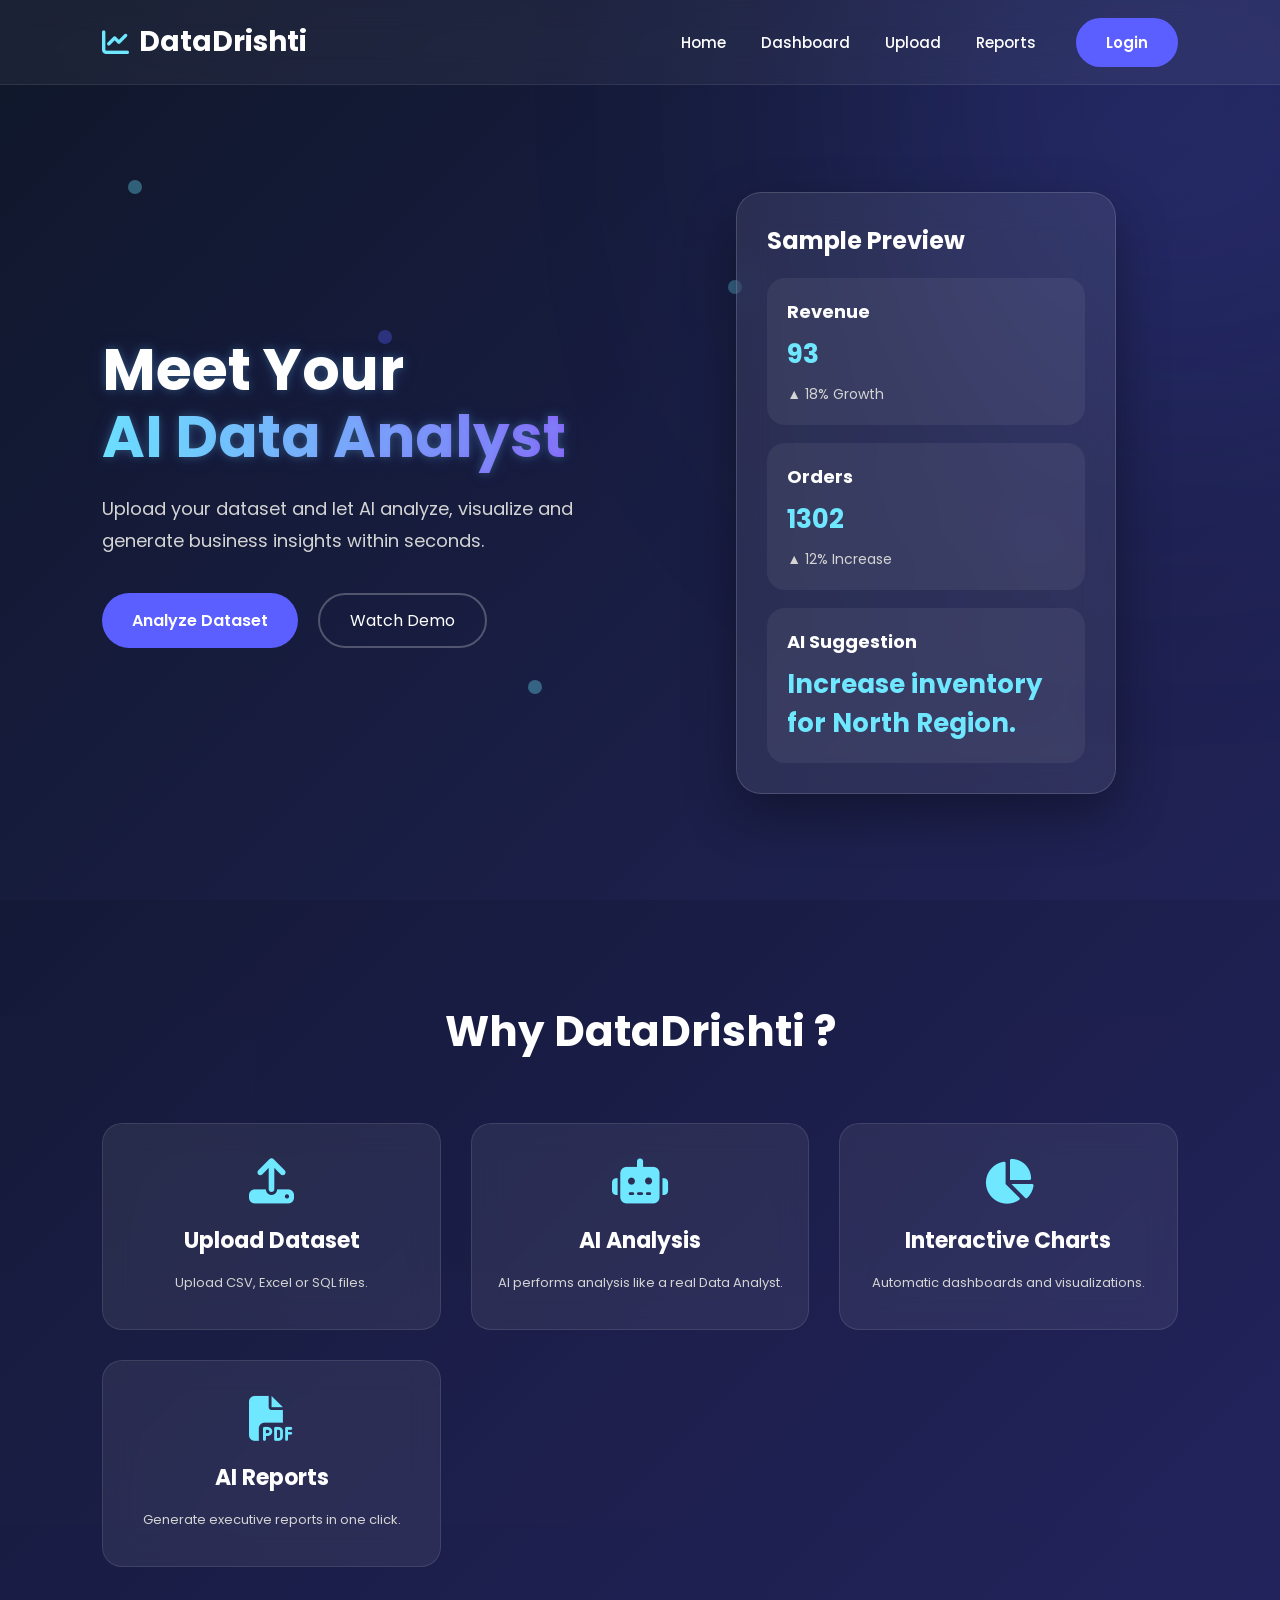
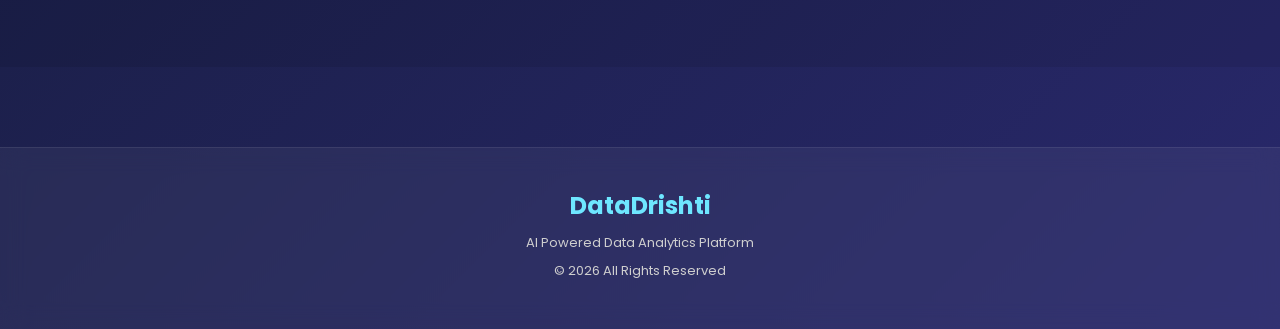
<file: FrontEnd/html/index.html>
<!DOCTYPE html>
<html lang="en">
<head>

    <meta charset="UTF-8">
    <meta name="viewport" content="width=device-width, initial-scale=1.0">

    <title>DataDrishti</title>

    <!-- Google Font -->
    <link
        href="https://fonts.googleapis.com/css2?family=Poppins:wght@300;400;500;600;700&display=swap"
        rel="stylesheet">

    <!-- Font Awesome -->
    <link
        rel="stylesheet"
        href="https://cdnjs.cloudflare.com/ajax/libs/font-awesome/6.6.0/css/all.min.css">

    <!-- CSS -->
    <link rel="stylesheet" href="../css/styleP1.css">
    <link rel="stylesheet" href="../css/styleP2.css">
    <link rel="stylesheet" href="../css/styleP3.css">

</head>

<body>


    <!-- Background -->
    <div class="bg-blur"></div>

    <!-- Navbar -->
   <nav>

    <div class="logo">
        <i class="fa-solid fa-chart-line"></i>
        DataDrishti
    </div>

    <ul>
        <li><a href="index.html">Home</a></li>
        <li><a href="dashboard.html">Dashboard</a></li>
        <li><a href="upload.html">Upload</a></li>
        <li><a href="report.html">Reports</a></li>
    </ul>

    <a href="login.html" class="login-btn">Login</a>

</nav>

    <!-- Hero -->

    <section class="hero">

        <div class="hero-left">

            <h1>
                Meet Your <span>AI Data Analyst</span>
            </h1>

            <p>

                Upload your dataset and let AI analyze,
                visualize and generate business insights
                within seconds.

            </p>

            <div class="buttons">

                <a href="upload.html" class="primary-btn">
                    Analyze Dataset
                </a>

                <a href="#" class="secondary-btn">
                    Watch Demo
                </a>

            </div>

        </div>

        <div class="hero-right">

            <div class="glass-card">

                <h3>Sample Preview</h3>

                <div class="card">

                    <h2>Revenue</h2>

                    <span>₹12.8M</span>

                    <p>▲ 18% Growth</p>

                </div>

                <div class="card">

                    <h2>Orders</h2>

                    <span>2,480</span>

                    <p>▲ 12% Increase</p>

                </div>

                <div class="card">

                    <h2>AI Suggestion</h2>

                    <span>
                        Increase inventory for
                        North Region.
                    </span>

                </div>

            </div>

        </div>

    </section>

    <!-- Features -->

    <section class="features">

        <h2>Why DataDrishti ?</h2>

        <div class="feature-container">

            <div class="feature-box">

                <i class="fa-solid fa-upload"></i>

                <h3>Upload Dataset</h3>

                <p>
                    Upload CSV, Excel or SQL files.
                </p>

            </div>

            <div class="feature-box">

                <i class="fa-solid fa-robot"></i>

                <h3>AI Analysis</h3>

                <p>
                    AI performs analysis like a real Data Analyst.
                </p>

            </div>

            <div class="feature-box">

                <i class="fa-solid fa-chart-pie"></i>

                <h3>Interactive Charts</h3>

                <p>
                    Automatic dashboards and visualizations.
                </p>

            </div>

            <div class="feature-box">

                <i class="fa-solid fa-file-pdf"></i>

                <h3>AI Reports</h3>

                <p>
                    Generate executive reports in one click.
                </p>

            </div>

        </div>

    </section>
    

    <!-- Footer -->

    <footer>

        <h2>DataDrishti</h2>

        <p>
            AI Powered Data Analytics Platform
        </p>

        <p>
            © 2026 All Rights Reserved
        </p>

    </footer>
<script src="../js/script.js"></script>
</body>
</html>
</file>
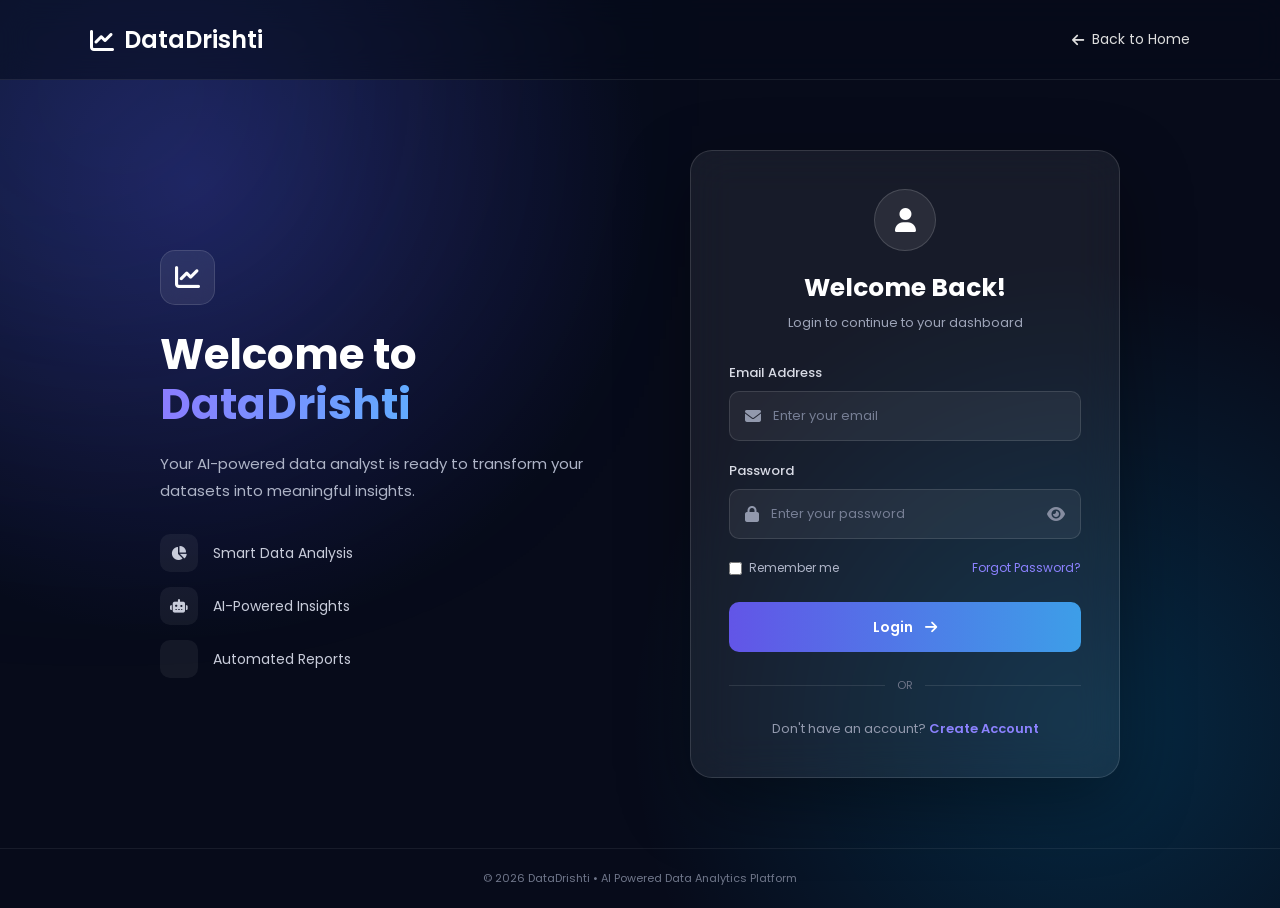
<file: FrontEnd/html/login.html>
<!DOCTYPE html>
<html lang="en">

<head>
    <meta charset="UTF-8">
    <meta name="viewport" content="width=device-width, initial-scale=1.0">

    <title>Login | DataDrishti</title>

    <!-- Google Font -->
    <link href="https://fonts.googleapis.com/css2?family=Poppins:wght@300;400;500;600;700&display=swap"
        rel="stylesheet">

    <!-- Font Awesome -->
    <link rel="stylesheet"
        href="https://cdnjs.cloudflare.com/ajax/libs/font-awesome/6.6.0/css/all.min.css">

    <!-- Login CSS -->
    <link rel="stylesheet" href="../css/login.css">
</head>

<body>

    <!-- Background -->
    <div class="bg-blur"></div>

    <!-- Navbar -->
    <nav>

        <div class="logo">
            <i class="fa-solid fa-chart-line"></i>
            DataDrishti
        </div>

        <a href="index.html" class="back-home">
    <i class="fa-solid fa-arrow-left"></i>
    Back to Home
</a>

    </nav>


    <!-- Login Section -->
    <section class="login-section">

        <!-- Left Side -->
        <div class="login-intro">

            <div class="intro-icon">
                <i class="fa-solid fa-chart-line"></i>
            </div>

            <h1>
                Welcome to
                <span>DataDrishti</span>
            </h1>

            <p>
                Your AI-powered data analyst is ready to transform
                your datasets into meaningful insights.
            </p>

            <div class="intro-features">

                <div>
                    <i class="fa-solid fa-chart-pie"></i>
                    <span>Smart Data Analysis</span>
                </div>

                <div>
                    <i class="fa-solid fa-robot"></i>
                    <span>AI-Powered Insights</span>
                </div>

                <div>
                    <i class="fa-solid fa-file-chart-column"></i>
                    <span>Automated Reports</span>
                </div>

            </div>

        </div>


        <!-- Login Card -->
        <div class="login-card">

            <div class="card-heading">
                <div class="user-icon">
                    <i class="fa-solid fa-user"></i>
                </div>

                <h2>Welcome Back!</h2>

                <p>
                    Login to continue to your dashboard
                </p>
            </div>


            <form id="loginForm">

                <!-- Email -->
                <div class="input-group">

                    <label for="email">
                        Email Address
                    </label>

                    <div class="input-box">
                        <i class="fa-solid fa-envelope"></i>

                        <input
                            type="email"
                            id="email"
                            placeholder="Enter your email"
                            required
                        >
                    </div>

                </div>


                <!-- Password -->
                <div class="input-group">

                    <label for="password">
                        Password
                    </label>

                    <div class="input-box">

                        <i class="fa-solid fa-lock"></i>

                        <input
                            type="password"
                            id="password"
                            placeholder="Enter your password"
                            required
                        >

                        <i class="fa-solid fa-eye password-toggle"
                            id="togglePassword"></i>

                    </div>

                </div>


                <!-- Options -->
                <div class="login-options">

                    <label class="remember">

                        <input type="checkbox" id="rememberMe">

                        <span>Remember me</span>

                    </label>

                    <a href="#">
                        Forgot Password?
                    </a>

                </div>


                <!-- Login Button -->
                <button type="submit" class="login-button">

                    <span>Login</span>

                    <i class="fa-solid fa-arrow-right"></i>

                </button>


                <!-- Message -->
                <p id="loginMessage"></p>

            </form>


            <!-- Divider -->
            <div class="divider">
                <span>OR</span>
            </div>


            <!-- Signup -->
            <p class="signup-text">

                Don't have an account?

                <a href="#">
                    Create Account
                </a>

            </p>

        </div>

    </section>


    <!-- Footer -->
    <footer>

        <p>
            © 2026 DataDrishti • AI Powered Data Analytics Platform
        </p>

    </footer>


    <!-- JavaScript -->
    <script src="../js/login.js"></script>

</body>

</html>
</file>
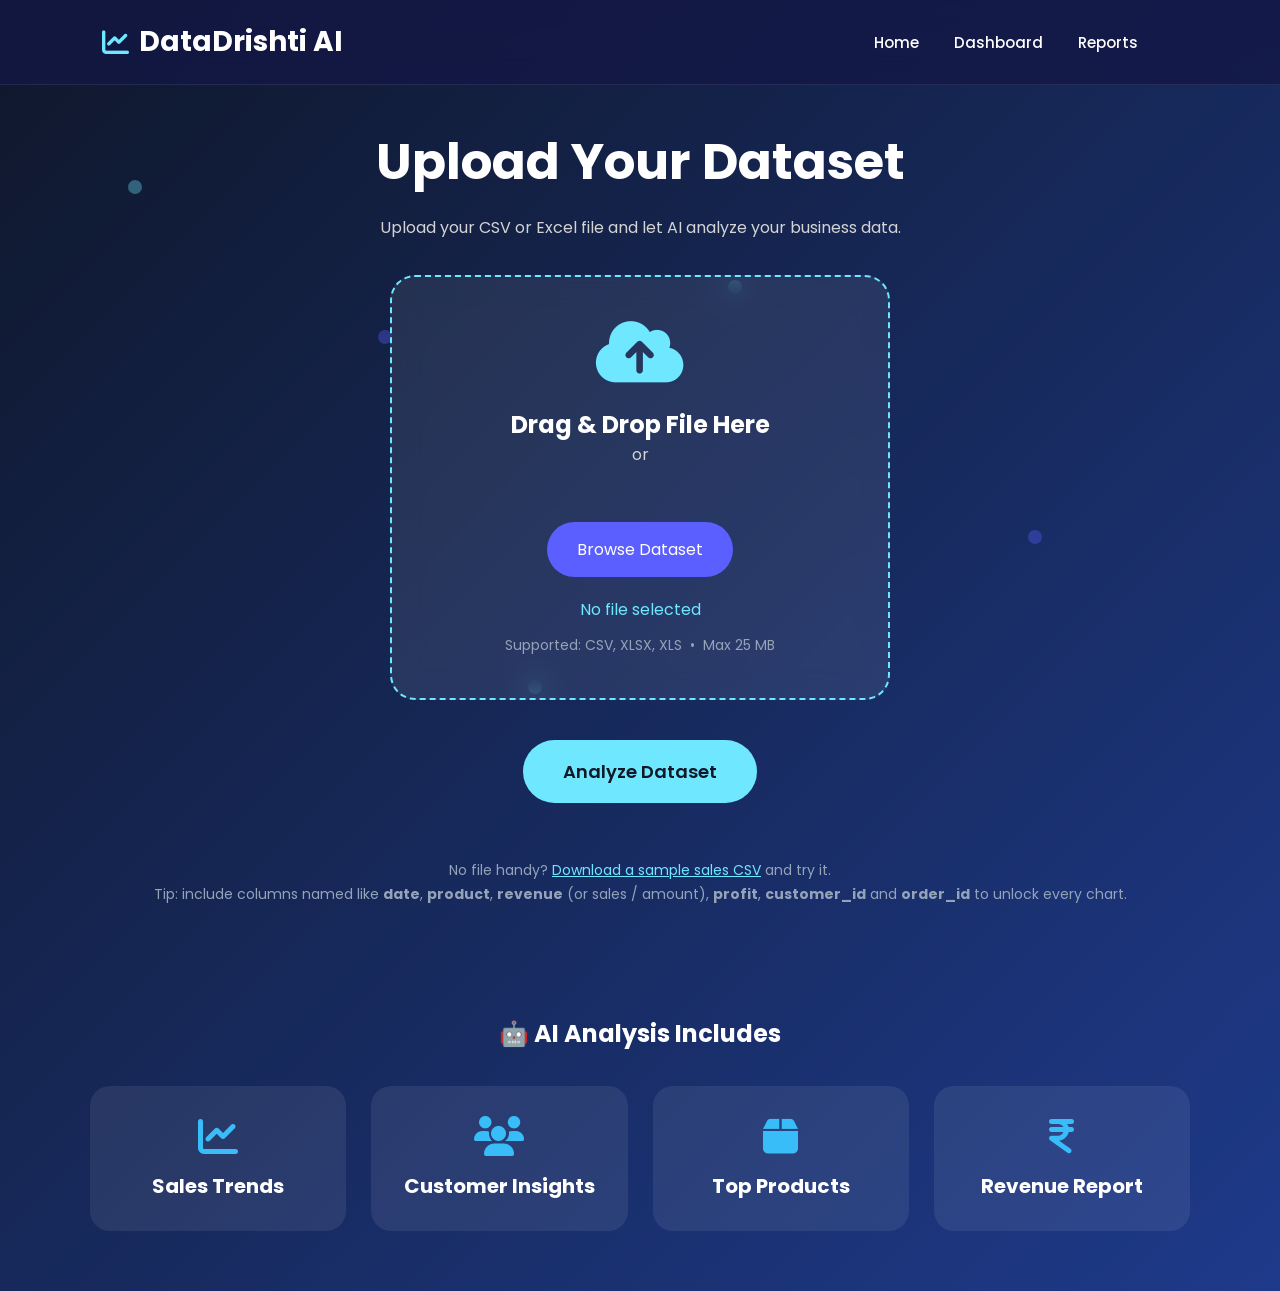
<file: FrontEnd/html/upload.html>
<!DOCTYPE html>
<html lang="en">
<head>
    <meta charset="UTF-8">
    <meta name="viewport" content="width=device-width, initial-scale=1.0">
    <title>Upload Dataset | DataDrishti AI</title>

    <link href="https://fonts.googleapis.com/css2?family=Poppins:wght@300;400;500;600;700&display=swap" rel="stylesheet">
    <link rel="stylesheet" href="https://cdnjs.cloudflare.com/ajax/libs/font-awesome/6.6.0/css/all.min.css">

    <link rel="stylesheet" href="../css/styleP1.css">
    <link rel="stylesheet" href="../css/styleP2.css">
    <link rel="stylesheet" href="../css/styleP3.css">
    <link rel="stylesheet" href="../css/uploadpg.css">
    <link rel="stylesheet" href="../css/live.css">
</head>

<body>

<nav>
    <div class="logo">
        <i class="fa-solid fa-chart-line"></i>
        DataDrishti AI
    </div>
    <ul>
        <li><a href="index.html">Home</a></li>
        <li><a href="dashboard.html">Dashboard</a></li>
        <li><a href="report.html">Reports</a></li>
    </ul>
</nav>

<section class="upload-page">

    <h1>Upload Your Dataset</h1>
    <p>Upload your CSV or Excel file and let AI analyze your business data.</p>

    <div class="upload-box" id="dropZone">
        <i class="fa-solid fa-cloud-arrow-up"></i>
        <h2>Drag &amp; Drop File Here</h2>
        <p>or</p>

        <input type="file" id="fileInput" accept=".csv,.xlsx,.xls" hidden>
        <button type="button" id="browseBtn">Browse Dataset</button>

        <span id="fileName">No file selected</span>
        <div class="upload-hint">Supported: CSV, XLSX, XLS &nbsp;•&nbsp; Max 25 MB</div>
    </div>

    <button type="button" class="analyze-btn" id="analyzeBtn">Analyze Dataset</button>

    <div class="upload-error" id="uploadError" role="alert"></div>

    <div class="upload-hint">
        No file handy? <a href="../sample/sample_sales.csv" download>Download a sample sales CSV</a> and try it.
        <br>Tip: include columns named like <b>date</b>, <b>product</b>, <b>revenue</b> (or sales / amount), <b>profit</b>, <b>customer_id</b> and <b>order_id</b> to unlock every chart.
    </div>

</section>

<div class="analysis-info">
    <h2>🤖 AI Analysis Includes</h2>
    <div class="analysis-grid">
        <div class="analysis-card"><i class="fa-solid fa-chart-line"></i><h3>Sales Trends</h3></div>
        <div class="analysis-card"><i class="fa-solid fa-users"></i><h3>Customer Insights</h3></div>
        <div class="analysis-card"><i class="fa-solid fa-box"></i><h3>Top Products</h3></div>
        <div class="analysis-card"><i class="fa-solid fa-indian-rupee-sign"></i><h3>Revenue Report</h3></div>
    </div>
</div>

<div class="loader" id="loader">
    <div class="spinner"></div>
    <h2>Analyzing Dataset...</h2>
    <p>Please wait while AI is generating insights.</p>
</div>

<script src="../js/api.js"></script>
<script>
(function () {
    var MAX_MB = 25;
    var ALLOWED = [".csv", ".xlsx", ".xls"];

    var dropZone = document.getElementById("dropZone");
    var fileInput = document.getElementById("fileInput");
    var fileName = document.getElementById("fileName");
    var analyzeBtn = document.getElementById("analyzeBtn");
    var errorBox = document.getElementById("uploadError");
    var loader = document.getElementById("loader");
    var selected = null;

    document.getElementById("browseBtn").addEventListener("click", function () { fileInput.click(); });
    fileInput.addEventListener("change", function () { if (fileInput.files.length) pick(fileInput.files[0]); });

    ["dragenter", "dragover"].forEach(function (ev) {
        dropZone.addEventListener(ev, function (e) { e.preventDefault(); dropZone.classList.add("dragover"); });
    });
    ["dragleave", "drop"].forEach(function (ev) {
        dropZone.addEventListener(ev, function (e) { e.preventDefault(); dropZone.classList.remove("dragover"); });
    });
    dropZone.addEventListener("drop", function (e) {
        if (e.dataTransfer.files.length) pick(e.dataTransfer.files[0]);
    });

    function size(bytes) {
        return bytes > 1048576 ? (bytes / 1048576).toFixed(1) + " MB" : Math.max(1, Math.round(bytes / 1024)) + " KB";
    }

    function pick(file) {
        errorBox.textContent = "";
        var ext = file.name.slice(file.name.lastIndexOf(".")).toLowerCase();
        if (ALLOWED.indexOf(ext) === -1) {
            selected = null;
            fileName.textContent = "No file selected";
            errorBox.textContent = "Only CSV, XLSX and XLS files are supported.";
            return;
        }
        if (file.size > MAX_MB * 1024 * 1024) {
            selected = null;
            fileName.textContent = "No file selected";
            errorBox.textContent = "File is too large (" + size(file.size) + "). Maximum size is " + MAX_MB + " MB.";
            return;
        }
        selected = file;
        fileName.textContent = file.name + "  (" + size(file.size) + ")";
    }

    analyzeBtn.addEventListener("click", async function () {
        errorBox.textContent = "";
        if (!selected) { errorBox.textContent = "Please select a dataset first."; return; }

        analyzeBtn.disabled = true;
        loader.style.display = "flex";
        try {
            await DD.uploadDataset(selected);
            location.href = "dashboard.html";
        } catch (err) {
            loader.style.display = "none";
            analyzeBtn.disabled = false;
            errorBox.textContent = err.message;
        }
    });
})();
</script>

</body>
</html>
</file>
<file: FrontEnd/css/styleP1.css>
/* ==========================
   GOOGLE FONT & RESET
========================== */

@import url('https://fonts.googleapis.com/css2?family=Poppins:wght@300;400;500;600;700;800&display=swap');

* {
    margin: 0;
    padding: 0;
    box-sizing: border-box;
    font-family: 'Poppins', sans-serif;
}

html {
    scroll-behavior: smooth;
}

body {
    min-height: 100vh;
    color: #fff;
    overflow-x: hidden;

    background:
        linear-gradient(
            -45deg,
            #0f172a,
            #1e293b,
            #312e81,
            #0f172a
        );

    background-size: 400% 400%;
    animation: gradientBG 12s ease infinite;
}


/* ==========================
   ANIMATED BACKGROUND
========================== */

@keyframes gradientBG {

    0% {
        background-position: 0% 50%;
    }

    50% {
        background-position: 100% 50%;
    }

    100% {
        background-position: 0% 50%;
    }
}


.bg-blur {
    position: fixed;

    width: 500px;
    height: 500px;

    background: #5b5fff;

    border-radius: 50%;

    filter: blur(180px);

    top: -150px;
    right: -150px;

    opacity: 0.35;

    z-index: -1;
}


/* ==========================
   NAVBAR
========================== */

nav {
    width: 100%;
    height: 85px;

    padding: 0 8%;

    display: flex;
    align-items: center;
    justify-content: space-between;

    position: relative;
    z-index: 100;

    background: rgba(20, 24, 70, 0.78);

    backdrop-filter: blur(15px);

    border-bottom: 1px solid rgba(255, 255, 255, 0.08);
}


/* Logo */

.logo {
    font-size: 28px;
    font-weight: 700;

    color: #fff;

    display: flex;
    align-items: center;

    gap: 10px;

    white-space: nowrap;
}

.logo i {
    color: #6ee7ff;

    font-size: 27px;
}


/* Navbar List */

nav ul {
    display: flex;

    align-items: center;

    list-style: none;

    gap: 35px;

    margin-left: auto;
    margin-right: 40px;
}


/* Navbar Links */

nav ul li a {
    text-decoration: none;

    color: #ffffff !important;

    font-size: 15px;

    font-weight: 500;

    transition: 0.3s;

    white-space: nowrap;
}

nav ul li a:hover {
    color: #6ee7ff !important;
}


/* Login Button */

.login-btn {
    display: flex;

    align-items: center;
    justify-content: center;

    padding: 13px 30px;

    border: none;

    outline: none;

    border-radius: 30px;

    background: #5b5fff;

    color: #ffffff !important;

    text-decoration: none !important;

    cursor: pointer;

    font-size: 15px;

    font-weight: 600;

    white-space: nowrap;

    transition: 0.3s;
}

.login-btn:hover {
    transform: translateY(-3px);

    box-shadow:
        0 0 20px rgba(91, 95, 255, 0.5);
}


/* ==========================
   HERO SECTION
========================== */

.hero {
    min-height: calc(100vh - 85px);

    display: flex;

    justify-content: space-between;

    align-items: center;

    padding: 70px 8%;

    gap: 70px;
}


/* Left Side */

.hero-left {
    flex: 1;

    width: 55%;

    max-width: 680px;
}


/* Main Heading */

.hero-left h1 {
    font-size: 58px;

    line-height: 1.15;

    font-weight: 700;

    margin-bottom: 22px;

    color: #ffffff;
}


/* AI Data Analyst Highlight */

.hero-left h1 span {
    color: #6ee7ff;

    white-space: nowrap;
}


/* Paragraph */

.hero-left p {
    font-size: 18px;

    color: #d4d4d4;

    line-height: 1.8;

    margin-bottom: 35px;

    max-width: 600px;
}


/* ==========================
   BUTTONS
========================== */

.buttons {
    display: flex;

    gap: 20px;

    align-items: center;
}


/* Primary Button */

.primary-btn {
    text-decoration: none;

    color: white;

    background: #5b5fff;

    padding: 15px 30px;

    border-radius: 40px;

    font-weight: 600;

    transition: 0.3s;

    display: inline-block;
}

.primary-btn:hover {
    transform: translateY(-5px);

    box-shadow:
        0 0 25px rgba(91, 95, 255, 0.6);
}


/* Secondary Button */

.secondary-btn {
    text-decoration: none;

    color: white;

    border: 2px solid rgba(255, 255, 255, 0.25);

    padding: 13px 30px;

    border-radius: 40px;

    transition: 0.3s;

    display: inline-block;
}

.secondary-btn:hover {
    background: white;

    color: #111827;
}


/* ==========================
   RIGHT GLASS CARD
========================== */

.hero-right {
    flex: 1;

    width: 45%;

    display: flex;

    justify-content: center;

    align-items: center;
}


/* Glass Card */

.glass-card {
    width: 380px;

    max-width: 100%;

    padding: 30px;

    border-radius: 25px;

    background: rgba(255, 255, 255, 0.08);

    backdrop-filter: blur(18px);

    border: 1px solid rgba(255, 255, 255, 0.15);

    box-shadow:
        0 20px 50px rgba(0, 0, 0, 0.35);

    animation: float 5s ease-in-out infinite;
}


/* Glass Card Heading */

.glass-card h3 {
    margin-bottom: 20px;

    font-size: 24px;
}


/* Individual Cards */

.card {
    background: rgba(255, 255, 255, 0.06);

    border-radius: 18px;

    padding: 20px;

    margin-bottom: 18px;

    transition: 0.3s;
}

.card:last-child {
    margin-bottom: 0;
}

.card:hover {
    transform: scale(1.03);

    background: rgba(255, 255, 255, 0.12);
}


/* Card Heading */

.card h2 {
    font-size: 18px;

    margin-bottom: 10px;
}


/* Card Value */

.card span {
    font-size: 26px;

    font-weight: 700;

    color: #6ee7ff;
}


/* Card Description */

.card p {
    margin-top: 10px;

    color: #d4d4d4;

    font-size: 14px;
}


/* ==========================
   FLOAT ANIMATION
========================== */

@keyframes float {

    0% {
        transform: translateY(0);
    }

    50% {
        transform: translateY(-12px);
    }

    100% {
        transform: translateY(0);
    }
}


/* ==========================
   FEATURES SECTION
========================== */

.features {
    padding: 90px 8%;

    text-align: center;

    background: rgba(0, 0, 0, 0.08);
}

.features > h2 {
    font-size: 36px;

    margin-bottom: 50px;
}


/* Feature Container */

.feature-container {
    display: grid;

    grid-template-columns:
        repeat(4, 1fr);

    gap: 25px;
}


/* Feature Box */

.feature-box {
    padding: 30px 25px;

    border-radius: 20px;

    background: rgba(255, 255, 255, 0.07);

    border: 1px solid rgba(255, 255, 255, 0.12);

    backdrop-filter: blur(15px);

    transition: 0.3s;
}

.feature-box:hover {
    transform: translateY(-8px);

    background: rgba(255, 255, 255, 0.11);

    box-shadow:
        0 15px 35px rgba(0, 0, 0, 0.25);
}


/* Feature Icon */

.feature-box i {
    font-size: 32px;

    color: #6ee7ff;

    margin-bottom: 20px;
}


/* Feature Heading */

.feature-box h3 {
    font-size: 18px;

    margin-bottom: 12px;
}


/* Feature Paragraph */

.feature-box p {
    font-size: 13px;

    line-height: 1.7;

    color: #c7cbd8;
}


/* ==========================
   FOOTER
========================== */

footer {
    padding: 40px 8%;

    text-align: center;

    border-top: 1px solid rgba(255, 255, 255, 0.08);

    background: rgba(0, 0, 0, 0.15);
}

footer h2 {
    font-size: 24px;

    margin-bottom: 8px;
}

footer p {
    color: #aeb4c7;

    font-size: 13px;

    margin-top: 5px;
}


/* ==========================
   RESPONSIVE - TABLET
========================== */

@media (max-width: 1100px) {

    nav {
        padding: 0 5%;
    }

    nav ul {
        gap: 20px;

        margin-right: 20px;
    }

    .hero {
        padding: 60px 5%;

        gap: 40px;
    }

    .hero-left h1 {
        font-size: 48px;
    }

    .glass-card {
        width: 350px;
    }

    .feature-container {
        grid-template-columns:
            repeat(2, 1fr);
    }
}


/* ==========================
   RESPONSIVE - MOBILE
========================== */

@media (max-width: 800px) {

    nav {
        height: auto;

        min-height: 80px;

        padding: 18px 5%;

        flex-wrap: wrap;

        gap: 20px;
    }

    nav ul {
        order: 3;

        width: 100%;

        justify-content: center;

        margin: 0;

        gap: 20px;
    }

    .login-btn {
        padding: 10px 22px;
    }


    /* Hero */

    .hero {
        flex-direction: column;

        text-align: center;

        padding: 60px 5%;
    }

    .hero-left {
        width: 100%;

        max-width: 650px;
    }

    .hero-left h1 {
        font-size: 42px;
    }

    .hero-left h1 span {
        white-space: normal;
    }

    .hero-left p {
        margin-left: auto;

        margin-right: auto;

        font-size: 16px;
    }

    .buttons {
        justify-content: center;

        flex-wrap: wrap;
    }


    /* Right Card */

    .hero-right {
        width: 100%;
    }

    .glass-card {
        width: 380px;
    }


    /* Features */

    .feature-container {
        grid-template-columns: 1fr;
    }

    .features > h2 {
        font-size: 30px;
    }
}


/* ==========================
   SMALL MOBILE
========================== */

@media (max-width: 500px) {

    .logo {
        font-size: 22px;
    }

    .logo i {
        font-size: 22px;
    }

    nav ul {
        gap: 12px;
    }

    nav ul li a {
        font-size: 12px;
    }

    .login-btn {
        padding: 9px 18px;

        font-size: 12px;
    }

    .hero-left h1 {
        font-size: 34px;
    }

    .hero-left p {
        font-size: 14px;
    }

    .primary-btn,
    .secondary-btn {
        padding: 12px 22px;

        font-size: 13px;
    }

    .glass-card {
        padding: 22px;
    }

    .glass-card h3 {
        font-size: 20px;
    }

    .card span {
        font-size: 22px;
    }
}
</file>
<file: FrontEnd/css/styleP2.css>
/* ==========================
        FEATURES SECTION
========================== */

.features{

    padding:100px 8%;

    text-align:center;

}

.features h2{

    font-size:42px;

    margin-bottom:60px;

    color:#fff;

}

.feature-container{

    display:grid;

    grid-template-columns:repeat(auto-fit,minmax(250px,1fr));

    gap:30px;

}

.feature-box{

    background:rgba(255,255,255,.07);

    backdrop-filter:blur(15px);

    border:1px solid rgba(255,255,255,.1);

    border-radius:20px;

    padding:35px 25px;

    transition:.4s;

    cursor:pointer;

}

.feature-box:hover{

    transform:translateY(-12px);

    box-shadow:0 20px 40px rgba(0,0,0,.3);

    border:1px solid #6ee7ff;

}

.feature-box i{

    font-size:45px;

    color:#6ee7ff;

    margin-bottom:20px;

}

.feature-box h3{

    margin-bottom:15px;

    font-size:22px;

}

.feature-box p{

    color:#d4d4d4;

    line-height:1.7;

}

/* ==========================
          FOOTER
========================== */

footer{

    margin-top:80px;

    padding:40px 8%;

    text-align:center;

    background:rgba(255,255,255,.05);

    border-top:1px solid rgba(255,255,255,.08);

}

footer h2{

    color:#6ee7ff;

    margin-bottom:10px;

}

footer p{

    color:#cfcfcf;

    margin:8px 0;

}

/* ==========================
      SCROLLBAR
========================== */

::-webkit-scrollbar{

    width:10px;

}

::-webkit-scrollbar-track{

    background:#0f172a;

}

::-webkit-scrollbar-thumb{

    background:#5b5fff;

    border-radius:20px;

}

::-webkit-scrollbar-thumb:hover{

    background:#6ee7ff;

}

/* ==========================
      RESPONSIVE DESIGN
========================== */

@media(max-width:992px){

.hero{

    flex-direction:column;

    text-align:center;

}

.hero-left h1{

    font-size:45px;

}

.hero-left p{

    margin:auto;
    margin-bottom:30px;

}

.buttons{

    justify-content:center;

}

.glass-card{

    width:100%;
    max-width:420px;

}

nav{

    flex-direction:column;

    height:auto;

    padding:20px;

}

nav ul{

    margin:20px 0;

    flex-wrap:wrap;

    justify-content:center;

}

}

@media(max-width:768px){

.hero{

    padding:60px 6%;

}

.hero-left h1{

    font-size:36px;

}

.features h2{

    font-size:32px;

}

.feature-box{

    padding:30px 20px;

}

.buttons{

    flex-direction:column;

    align-items:center;

}

.primary-btn,
.secondary-btn{

    width:220px;

    text-align:center;

}

.logo{

    font-size:24px;

}

}
</file>
<file: FrontEnd/css/styleP3.css>
/* ==========================================
   PART 3 - PREMIUM EFFECTS
========================================== */

/* Floating Animation */

.hero-left{

    animation:slideLeft 1s ease;
}

.hero-right{

    animation:slideRight 1s ease;
}

@keyframes slideLeft{

    from{
        opacity:0;
        transform:translateX(-70px);
    }

    to{
        opacity:1;
        transform:translateX(0);
    }

}

@keyframes slideRight{

    from{
        opacity:0;
        transform:translateX(70px);
    }

    to{
        opacity:1;
        transform:translateX(0);
    }

}

/* Glow Effect */

.hero h1{

    text-shadow:
    0 0 10px rgba(110,231,255,.25),
    0 0 20px rgba(91,95,255,.15);

}

.feature-box:hover i{

    transform:rotate(10deg) scale(1.15);

    transition:.4s;

}

/* Card Glow */

.card:hover{

    box-shadow:
    0 0 20px rgba(91,95,255,.35);

}

/* Buttons */

.primary-btn{

    position:relative;

    overflow:hidden;

}

.primary-btn::before{

    content:"";

    position:absolute;

    width:0;

    height:100%;

    left:0;

    top:0;

    background:rgba(255,255,255,.15);

    transition:.4s;

}

.primary-btn:hover::before{

    width:100%;

}

/* Navbar Links */

nav ul li{

    position:relative;

}

nav ul li::after{

    content:"";

    position:absolute;

    left:0;

    bottom:-6px;

    width:0;

    height:2px;

    background:#6ee7ff;

    transition:.4s;

}

nav ul li:hover::after{

    width:100%;

}

/* Hero Image Floating */

.glass-card{

    animation:
    float 5s ease-in-out infinite,
    glow 3s infinite alternate;

}

@keyframes glow{

    from{

        box-shadow:
        0 0 15px rgba(91,95,255,.25);

    }

    to{

        box-shadow:
        0 0 35px rgba(110,231,255,.45);

    }

}

/* Smooth Card Hover */

.feature-box,
.card,
.login-btn,
.primary-btn,
.secondary-btn{

    transition:all .35s ease;

}

/* Fade Up Animation */

.feature-box{

    animation:fadeUp .9s ease;

}

@keyframes fadeUp{

    from{

        opacity:0;

        transform:translateY(40px);

    }

    to{

        opacity:1;

        transform:translateY(0);

    }

}

/* Selection Color */

::selection{

    background:#6ee7ff;

    color:#111827;

}

/* Hero Span Gradient */

.hero h1 span{

    background:linear-gradient(
    90deg,
    #6ee7ff,
    #8b5cf6);

    -webkit-background-clip:text;

    color:transparent;

}

/* Footer */

footer{

    backdrop-filter:blur(12px);

}

/* Little Floating Dots */

body::before{

    content:"";

    position:fixed;

    width:14px;

    height:14px;

    border-radius:50%;

    background:#6ee7ff;

    left:10%;

    top:20%;

    box-shadow:
    250px 150px #5b5fff,
    600px 100px #6ee7ff,
    900px 350px #5b5fff,
    400px 500px #6ee7ff,
    1200px 220px #5b5fff;

    opacity:.35;

    animation:particles 15s linear infinite;

    z-index:-1;

}

@keyframes particles{

    from{

        transform:translateY(0);

    }

    to{

        transform:translateY(-80px);

    }

}
</file>
<file: FrontEnd/css/login.css>
* {
    margin: 0;
    padding: 0;
    box-sizing: border-box;
}

body {
    font-family: "Poppins", sans-serif;
    min-height: 100vh;
    color: white;
    background:
        radial-gradient(circle at 15% 20%, rgba(99, 70, 255, 0.25), transparent 35%),
        radial-gradient(circle at 85% 80%, rgba(0, 180, 255, 0.18), transparent 35%),
        #070b1a;
    overflow-x: hidden;
}


/* Background Blur */

.bg-blur {
    position: fixed;
    width: 500px;
    height: 500px;
    background: linear-gradient(135deg, #6c5ce7, #00bfff);
    filter: blur(160px);
    opacity: 0.18;
    top: -180px;
    left: -150px;
    z-index: -1;
}


/* Navbar */

nav {
    height: 80px;
    padding: 0 7%;
    display: flex;
    align-items: center;
    justify-content: space-between;

    border-bottom: 1px solid rgba(255, 255, 255, 0.08);

    background: rgba(7, 11, 26, 0.55);
    backdrop-filter: blur(15px);
}

.logo {
    font-size: 24px;
    font-weight: 600;
    display: flex;
    align-items: center;
    gap: 10px;
}

.logo i {
    font-size: 24px;
}

.back-home {
    color: #ddd;
    text-decoration: none;
    font-size: 14px;

    display: flex;
    align-items: center;
    gap: 8px;

    transition: 0.3s;
}

.back-home:hover {
    color: white;
    transform: translateX(-3px);
}


/* Login Section */

.login-section {
    min-height: calc(100vh - 140px);

    display: flex;
    align-items: center;
    justify-content: center;

    gap: 90px;

    padding: 70px 8%;
}


/* Left Intro */

.login-intro {
    width: 440px;
}

.intro-icon {
    width: 55px;
    height: 55px;

    border-radius: 15px;

    display: flex;
    align-items: center;
    justify-content: center;

    background: rgba(255, 255, 255, 0.08);
    border: 1px solid rgba(255, 255, 255, 0.12);

    margin-bottom: 25px;

    backdrop-filter: blur(10px);
}

.intro-icon i {
    font-size: 25px;
}

.login-intro h1 {
    font-size: 42px;
    line-height: 1.2;
    margin-bottom: 20px;
}

.login-intro h1 span {
    display: block;
    background: linear-gradient(90deg, #8b7cff, #42cfff);
    -webkit-background-clip: text;
    -webkit-text-fill-color: transparent;
}

.login-intro > p {
    color: #aeb4c7;
    line-height: 1.8;
    font-size: 15px;
    margin-bottom: 30px;
}


/* Features */

.intro-features {
    display: flex;
    flex-direction: column;
    gap: 15px;
}

.intro-features div {
    display: flex;
    align-items: center;
    gap: 15px;

    color: #c8ccda;
    font-size: 14px;
}

.intro-features i {
    width: 38px;
    height: 38px;

    display: flex;
    align-items: center;
    justify-content: center;

    border-radius: 10px;

    background: rgba(255, 255, 255, 0.06);
}


/* Login Card */

.login-card {
    width: 430px;

    padding: 38px;

    border-radius: 22px;

    background: rgba(255, 255, 255, 0.065);

    border: 1px solid rgba(255, 255, 255, 0.13);

    backdrop-filter: blur(20px);

    box-shadow:
        0 25px 70px rgba(0, 0, 0, 0.35);

    animation: cardAppear 0.7s ease;
}

@keyframes cardAppear {

    from {
        opacity: 0;
        transform: translateY(25px);
    }

    to {
        opacity: 1;
        transform: translateY(0);
    }

}


/* Card Heading */

.card-heading {
    text-align: center;
    margin-bottom: 30px;
}

.user-icon {
    width: 62px;
    height: 62px;

    margin: 0 auto 18px;

    display: flex;
    align-items: center;
    justify-content: center;

    border-radius: 50%;

    background: rgba(255, 255, 255, 0.08);

    border: 1px solid rgba(255, 255, 255, 0.15);
}

.user-icon i {
    font-size: 24px;
}

.card-heading h2 {
    font-size: 25px;
    margin-bottom: 6px;
}

.card-heading p {
    font-size: 13px;
    color: #9da4b8;
}


/* Input */

.input-group {
    margin-bottom: 20px;
}

.input-group label {
    display: block;

    font-size: 13px;
    font-weight: 500;

    color: #d8dbe5;

    margin-bottom: 8px;
}

.input-box {
    height: 50px;

    display: flex;
    align-items: center;

    padding: 0 15px;

    border-radius: 10px;

    background: rgba(255, 255, 255, 0.055);

    border: 1px solid rgba(255, 255, 255, 0.12);

    transition: 0.3s;
}

.input-box:focus-within {
    border-color: rgba(120, 105, 255, 0.8);

    box-shadow:
        0 0 0 3px rgba(120, 105, 255, 0.1);
}

.input-box > i:first-child {
    color: #9299ad;
    margin-right: 12px;
}

.input-box input {
    flex: 1;

    border: none;
    outline: none;

    background: transparent;

    color: white;

    font-family: "Poppins", sans-serif;
    font-size: 13px;
}

.input-box input::placeholder {
    color: #777f95;
}

.password-toggle {
    cursor: pointer;
    color: #858ca0 !important;
    margin: 0 !important;
}


/* Options */

.login-options {
    display: flex;
    justify-content: space-between;
    align-items: center;

    margin: 5px 0 25px;

    font-size: 12px;
}

.remember {
    display: flex;
    align-items: center;
    gap: 7px;

    color: #aeb4c7;

    cursor: pointer;
}

.remember input {
    accent-color: #7165f5;
}

.login-options a {
    color: #8c82ff;
    text-decoration: none;
}

.login-options a:hover {
    text-decoration: underline;
}


/* Login Button */

.login-button {
    width: 100%;
    height: 50px;

    border: none;
    border-radius: 10px;

    cursor: pointer;

    color: white;

    font-family: "Poppins", sans-serif;
    font-size: 14px;
    font-weight: 600;

    background: linear-gradient(
        90deg,
        #6255e7,
        #3d9ee8
    );

    display: flex;
    align-items: center;
    justify-content: center;
    gap: 12px;

    transition: 0.3s;
}

.login-button:hover {
    transform: translateY(-2px);

    box-shadow:
        0 10px 25px rgba(75, 85, 220, 0.3);
}

.login-button:active {
    transform: translateY(0);
}


/* Message */

#loginMessage {
    text-align: center;

    margin-top: 15px;

    font-size: 12px;
}


/* Divider */

.divider {
    display: flex;
    align-items: center;
    gap: 12px;

    margin: 25px 0;

    color: #6f7689;

    font-size: 11px;
}

.divider::before,
.divider::after {
    content: "";

    flex: 1;

    height: 1px;

    background: rgba(255, 255, 255, 0.1);
}


/* Signup */

.signup-text {
    text-align: center;

    color: #9299ad;

    font-size: 13px;
}

.signup-text a {
    color: #8c82ff;

    text-decoration: none;

    font-weight: 600;
}

.signup-text a:hover {
    text-decoration: underline;
}


/* Footer */

footer {
    height: 60px;

    display: flex;
    align-items: center;
    justify-content: center;

    border-top: 1px solid rgba(255, 255, 255, 0.07);

    color: #70778b;

    font-size: 11px;
}


/* Responsive */

@media (max-width: 900px) {

    .login-section {
        flex-direction: column;
        gap: 40px;
        padding: 50px 20px;
    }

    .login-intro {
        width: 100%;
        max-width: 430px;
        text-align: center;
    }

    .intro-icon {
        margin-left: auto;
        margin-right: auto;
    }

    .intro-features {
        align-items: center;
    }

    .login-intro h1 {
        font-size: 34px;
    }

}


@media (max-width: 500px) {

    nav {
        padding: 0 20px;
    }

    .login-card {
        width: 100%;
        padding: 28px 22px;
    }

    .login-section {
        padding: 35px 15px;
    }

    .login-intro h1 {
        font-size: 30px;
    }

}
</file>
<file: FrontEnd/css/uploadpg.css>
/* Upload Page */
body{

background:linear-gradient(135deg,#0f172a,#1e3a8a);

color:white;

font-family:Poppins,sans-serif;

}

.upload-page{

padding:70px 20px;

text-align:center;

}

.upload-page h1{

font-size:55px;

margin-bottom:10px;

}

.upload-page p{

color:#cbd5e1;

margin-bottom:35px;

}

.upload-box{

width:600px;

margin:auto;

padding:45px;

background:rgba(255,255,255,.08);

border:2px dashed #38bdf8;

border-radius:25px;

backdrop-filter:blur(20px);

transition:.4s;

}

.upload-box:hover{

transform:translateY(-8px);

box-shadow:0 20px 40px rgba(0,0,0,.4);

}

.upload-box i{

font-size:70px;

color:#38bdf8;

margin-bottom:20px;

}

.upload-box button{

margin-top:20px;

padding:15px 35px;

border:none;

border-radius:30px;

background:#2563eb;

color:white;

font-size:17px;

cursor:pointer;

}

.upload-box button:hover{

background:#1d4ed8;

}

.analyze-btn{

margin-top:35px;

padding:18px 45px;

border:none;

border-radius:30px;

background:#38bdf8;

color:#111827;

font-size:18px;

font-weight:bold;

cursor:pointer;

}

.analysis-info{

margin-top:70px;

}

.analysis-info h2{

margin-bottom:35px;

}

.analysis-grid{

display:grid;

grid-template-columns:repeat(4,1fr);

gap:25px;

}

.analysis-card{

background:rgba(255,255,255,.08);

padding:30px;

border-radius:20px;

transition:.3s;

}

.analysis-card:hover{

transform:translateY(-8px);

background:#2563eb;

}

.analysis-card i{

font-size:40px;

color:#38bdf8;

margin-bottom:15px;

}

.analysis-card h3{

font-size:20px;

}
.upload-page{

min-height:85vh;

display:flex;

flex-direction:column;

justify-content:center;

align-items:center;

text-align:center;

padding:40px;

}

.upload-page h1{

font-size:50px;

margin-bottom:15px;

}

.upload-page p{

color:#d4d4d4;

margin-bottom:35px;

}

.upload-box{

width:500px;

padding:50px;

background:rgba(255,255,255,.08);

border:2px dashed #6ee7ff;

border-radius:25px;

backdrop-filter:blur(15px);

}

.upload-box i{

font-size:70px;

color:#6ee7ff;

margin-bottom:20px;

}

.upload-box button{

margin-top:20px;

padding:15px 30px;

background:#5b5fff;

border:none;

color:white;

border-radius:30px;

cursor:pointer;

font-size:16px;

}

#fileName{

display:block;

margin-top:20px;

color:#6ee7ff;

}

.analyze-btn{

margin-top:40px;

padding:18px 40px;

font-size:18px;

background:#6ee7ff;

color:#111827;

border:none;

border-radius:35px;

cursor:pointer;

font-weight:600;

}

.loader{

position:fixed;

top:0;

left:0;

width:100%;

height:100%;

background:#0f172a;

display:none;

justify-content:center;

align-items:center;

flex-direction:column;

z-index:999;

}

.spinner{

width:70px;

height:70px;

border:7px solid rgba(255,255,255,.2);

border-top:7px solid #6ee7ff;

border-radius:50%;

animation:spin 1s linear infinite;

margin-bottom:30px;

}

@keyframes spin{

100%{

transform:rotate(360deg);

}

}
</file>
<file: FrontEnd/css/live.css>
/* ==========================================================
   DataDrishti – live-data additions
   Works on top of dashboardp1-3.css, reportp1-3.css, uploadpg.css
   ========================================================== */

html { scroll-behavior: smooth; }
a { color: inherit; text-decoration: none; }

/* ---------- Dashboard sidebar links ---------- */
.container .sidebar ul li { padding: 0; }
.container .sidebar ul li a { display: block; padding: 16px 18px; border-radius: 12px; }
.container .sidebar ul li a i { width: 28px; }
.sidebar-foot { position: absolute; bottom: 25px; left: 20px; right: 20px; font-size: 13px; color: #94a3b8; text-align: center; }

/* ---------- Top bar extras ---------- */
.dataset-badge { display: inline-flex; align-items: center; gap: 8px; background: rgba(110,231,255,.12); color: #6ee7ff; padding: 8px 14px; border-radius: 30px; font-size: 14px; max-width: 280px; overflow: hidden; text-overflow: ellipsis; white-space: nowrap; }
.avatar { width: 45px; height: 45px; border-radius: 50%; border: 2px solid #6ee7ff; display: flex; align-items: center; justify-content: center; font-weight: 600; background: #1e293b; color: #6ee7ff; text-transform: uppercase; }
.logout-btn { background: none; border: 1px solid rgba(255,255,255,.2); color: #cbd5e1; padding: 8px 14px; border-radius: 10px; cursor: pointer; font-size: 14px; transition: .3s; }
.logout-btn:hover { border-color: #6ee7ff; color: #6ee7ff; }

/* ---------- Banner / empty / loading ---------- */
.banner { display: none; padding: 14px 18px; border-radius: 12px; margin-bottom: 22px; line-height: 1.6; }
.banner.show { display: block; }
.banner.error { background: rgba(248,113,113,.12); border: 1px solid rgba(248,113,113,.4); color: #fecaca; }
.empty-state { display: none; text-align: center; padding: 70px 20px; background: rgba(255,255,255,.06); border-radius: 20px; }
.empty-state.show { display: block; }
.empty-state i { font-size: 56px; color: #6ee7ff; margin-bottom: 18px; }
.empty-state h2 { margin-bottom: 10px; }
.empty-state p { color: #cbd5e1; max-width: 480px; margin: 0 auto; line-height: 1.7; }
.btn-primary { display: inline-block; margin-top: 24px; padding: 14px 32px; border-radius: 30px; background: #6ee7ff; color: #111827; font-weight: 600; border: none; cursor: pointer; transition: .3s; }
.btn-primary:hover { transform: scale(1.05); box-shadow: 0 0 20px rgba(110,231,255,.4); }
.is-loading .card h1 { opacity: .35; }
.is-loading .card h1::after { content: ""; }
.card p.muted, p.muted, .muted { color: #94a3b8; }
.card p.down { color: #fca5a5; }

/* ---------- Charts ---------- */
.chart-empty { display: none; color: #94a3b8; line-height: 1.8; padding: 60px 15px; text-align: center; }
.chart-empty.show { display: block; }
.chart-empty i { font-size: 38px; display: block; margin-bottom: 14px; color: #475569; }

/* ---------- Tables ---------- */
.table-wrap { overflow-x: auto; }
.recent-activity td.num, .recent-activity th.num { text-align: right; }
.performance td.up { color: #8ef58e; }
.performance td.dn { color: #fca5a5; }
.performance .table-wrap { overflow-x: auto; }

/* ---------- Top products rows ---------- */
.top-products .product span:first-child { max-width: 60%; overflow: hidden; text-overflow: ellipsis; white-space: nowrap; }
.top-products .empty-line, .top-products-report .empty-line { color: #94a3b8; line-height: 1.7; }

/* ---------- Bottom grid (chat + side cards) ---------- */
.bottom > .chat-preview, .side-stack > * { margin-top: 0; }
.side-stack { display: grid; gap: 25px; align-content: start; }
.quality-card { background: rgba(255,255,255,.08); border-radius: 20px; padding: 25px; }
.quality-card h2 { margin-bottom: 15px; }
.quality-top { display: flex; justify-content: space-between; align-items: baseline; margin-bottom: 4px; }
.quality-top strong { font-size: 30px; color: #6ee7ff; }
.quality-list { list-style: none; margin-top: 6px; }
.quality-list li { padding: 8px 0; border-bottom: 1px solid rgba(255,255,255,.07); color: #d4d4d4; font-size: 14px; display: flex; justify-content: space-between; gap: 10px; }
.quality-list li:last-child { border-bottom: none; }
.quality-list .ok { color: #8ef58e; }
.quality-list .bad { color: #fca5a5; }

/* ---------- AI chat ---------- */
.ai-chat h2 { margin-bottom: 18px; }
.messages { display: flex; flex-direction: column; gap: 12px; background: #111827; padding: 18px; border-radius: 15px; height: 330px; overflow-y: auto; }
.bot-msg, .user-msg { max-width: 85%; padding: 12px 16px; border-radius: 14px; line-height: 1.6; font-size: 15px; word-wrap: break-word; }
.bot-msg { align-self: flex-start; background: rgba(110,231,255,.12); border: 1px solid rgba(110,231,255,.18); color: #e2e8f0; }
.user-msg { align-self: flex-end; background: #2563eb; color: #fff; }
.bot-msg.pending { opacity: .6; font-style: italic; }
.chat-chips { display: flex; flex-wrap: wrap; gap: 10px; margin-top: 14px; }
.chat-chips button { background: rgba(255,255,255,.08); border: 1px solid rgba(255,255,255,.15); color: #cbd5e1; padding: 8px 14px; border-radius: 20px; cursor: pointer; font-size: 13px; transition: .3s; }
.chat-chips button:hover { border-color: #6ee7ff; color: #6ee7ff; }
.chat-input { display: flex; gap: 10px; margin-top: 14px; }
.chat-input input { flex: 1; min-width: 0; padding: 14px 16px; border-radius: 12px; border: 1px solid rgba(255,255,255,.15); background: #111827; color: #fff; font-size: 15px; outline: none; }
.chat-input input:focus { border-color: #6ee7ff; }
.chat-input button { flex-shrink: 0; padding: 0 22px; border: none; border-radius: 12px; background: #2563eb; color: #fff; cursor: pointer; font-size: 16px; transition: .3s; }
.chat-input button:hover { background: #1d4ed8; }
.chat-input button:disabled, .chat-input input:disabled { opacity: .6; cursor: not-allowed; }

/* ---------- Upload page ---------- */
.upload-box.dragover { border-color: #fff; background: rgba(110,231,255,.16); transform: translateY(-8px); }
.upload-error { color: #fca5a5; margin-top: 20px; min-height: 24px; max-width: 560px; line-height: 1.6; }
.upload-hint { color: #94a3b8; font-size: 14px; margin-top: 12px; line-height: 1.7; }
.upload-hint a { color: #6ee7ff; text-decoration: underline; }
.analyze-btn:disabled { opacity: .6; cursor: not-allowed; }
.analysis-info { padding: 0 20px 60px; text-align: center; }
.analysis-grid { max-width: 1100px; margin: 0 auto; }
@media (max-width: 800px) { .analysis-grid { grid-template-columns: repeat(2, 1fr); } .upload-page h1 { font-size: 34px; } }

/* ---------- Report page ---------- */
.report-container .sidebar { min-height: 100vh; flex-shrink: 0; }
.report-container .main { min-width: 0; }
.report-cards .card h1 { font-size: 30px; word-break: break-word; }
.report-cards .card p { color: #94a3b8; margin-top: 8px; font-size: 14px; }
.summary-card p b { color: #fff; }
.report-section-note { color: #94a3b8; font-size: 14px; margin-top: 14px; line-height: 1.6; }
.insights-card { margin-top: 35px; background: rgba(255,255,255,.08); padding: 28px; border-radius: 18px; }
.insights-card h2 { color: #38bdf8; margin-bottom: 18px; }
.insights-card ul { list-style: none; }
.insights-card li { padding: 11px 0; border-bottom: 1px solid rgba(255,255,255,.07); color: #d1d5db; line-height: 1.7; }
.insights-card li:last-child { border-bottom: none; }
.top-products-report .progress { margin-bottom: 20px; }
.score-details .ok { color: #8ef58e; }
.score-details .bad { color: #fca5a5; }
.forecast-card h1 { font-size: 30px; }

/* ---------- Print (Download PDF) ---------- */
@media print {
  body { background: #fff !important; color: #111 !important; animation: none !important; }
  .sidebar, .download-btn, .logout-btn, .sidebar-foot { display: none !important; }
  .main { padding: 0 !important; margin: 0 !important; width: 100% !important; }
  .report-container { display: block; }
  .summary-card, .card, .chart-card, .performance, .top-products-report, .health-score, .ai-conclusion, .forecast-card, .insights-card {
    background: #fff !important; border: 1px solid #cbd5e1; box-shadow: none !important; transform: none !important; break-inside: avoid; color: #111 !important;
  }
  h1, h2, h3, p, td, th, li, span { color: #111 !important; }
  .performance th { background: #e2e8f0 !important; }
  .score-circle { background: #38bdf8 !important; -webkit-print-color-adjust: exact; print-color-adjust: exact; }
  .fill { -webkit-print-color-adjust: exact; print-color-adjust: exact; }
}

/* ---------- Responsive fixes ---------- */
.main, .bottom > *, .extra-section > *, .cards > *, .report-cards > *, .report-charts > * { min-width: 0; }
.upload-box { width: 100%; max-width: 500px; padding: 40px 24px; }
.summary-card p { overflow-wrap: anywhere; }

@media (max-width: 768px) {
  .report-container { flex-direction: column; }
  .report-container .sidebar { width: 100%; min-height: auto; padding: 16px 14px; }
  .report-container .sidebar h2 { margin-bottom: 14px; }
  .report-container .sidebar ul { display: flex; gap: 8px; flex-wrap: wrap; justify-content: center; }
  .report-container .sidebar ul li { margin: 0; }
  .report-container .sidebar ul li a { padding: 10px 14px; }
  .report-container .main { padding: 18px; }
  .topbar .profile { flex-wrap: wrap; justify-content: flex-end; }
  .dataset-badge { max-width: 180px; }
}

@media (max-width: 768px) {
  .container .sidebar ul li a { text-align: center; padding: 18px 0; }
  .container .sidebar ul li a i { width: auto; margin: 0; }
  .container .sidebar ul li a .label { display: none; }
  .sidebar-foot { display: none; }
}
</file>
